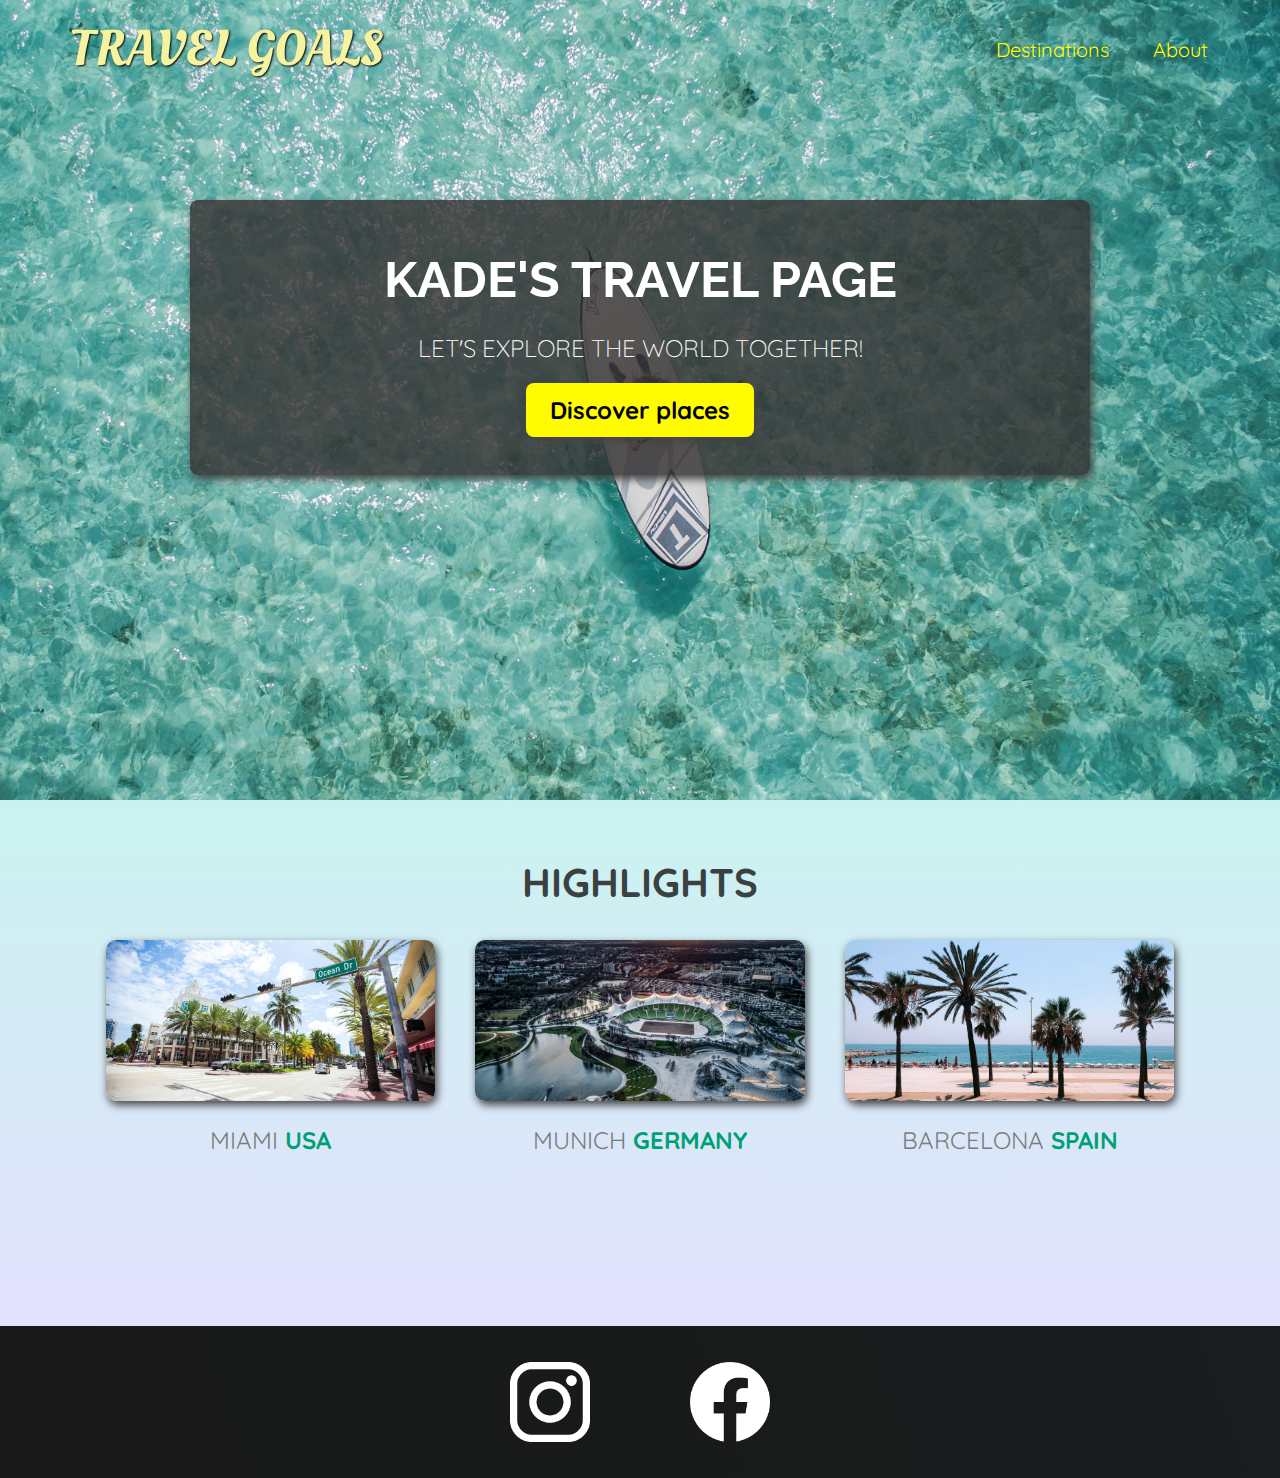
<file: travel-blog/index.html>
<!DOCTYPE html>
<html lang="en">
  <head>
    <meta charset="UTF-8" />
    <link
      href="https://fonts.googleapis.com/css2?family=Raleway:wght@700&family=Oleo+Script:wght@700&family=Quicksand:wght@300;500&display=swap"
      rel="stylesheet"
    />
    <link rel="stylesheet" href="shared.css" />
    <link rel="stylesheet" href="styles.css" />
    <title>Travel Goals</title>
  </head>
  <body>
    <header>
      <div id="page-logo">
        <a href="index.html">Travel Goals</a>
      </div>
      <nav>
        <ul>
          <li><a href="places.html">Destinations</a></li>
          <li><a href="">About</a></li>
        </ul>
      </nav>
    </header>
    <main>
      <section id="hero">
        <div id="hero-content">
          <h1>Kade's Travel Page</h1>
          <p>Let's explore the world together!</p>
          <a href="places.html">Discover places</a>
        </div>
      </section>
      <section id="highlights">
        <h2>Highlights</h2>
        <ul id="destinations">
          <li class="destination">
            <img
              src="images/places/miami.jpg"
              alt="Miami streets on sunny day"
            />
            <p>Miami <strong>USA</strong></p>
          </li>
          <li class="destination">
            <img
              src="images/places/munich.jpg"
              alt="Munich stadium in winter"
            />
            <p>Munich <strong>Germany</strong></p>
          </li>
          <li class="destination">
            <img
              src="images/places/barcelona.jpg"
              alt="Palm beach in Barcelona"
            />
            <p>Barcelona <strong>Spain</strong></p>
          </li>
        </ul>
      </section>
    </main>
    <footer>
      <ul>
        <li>
          <a href="https://www.instagram.com/"
            ><img src="images/icons/insta.png" alt="instagram logo"
          /></a>
        </li>
        <li>
          <a href="https://www.facebook.com/"
            ><img src="images/icons/facebook.png" alt="facebook logo"
          /></a>
        </li>
      </ul>
    </footer>
  </body>
</html>
</file>
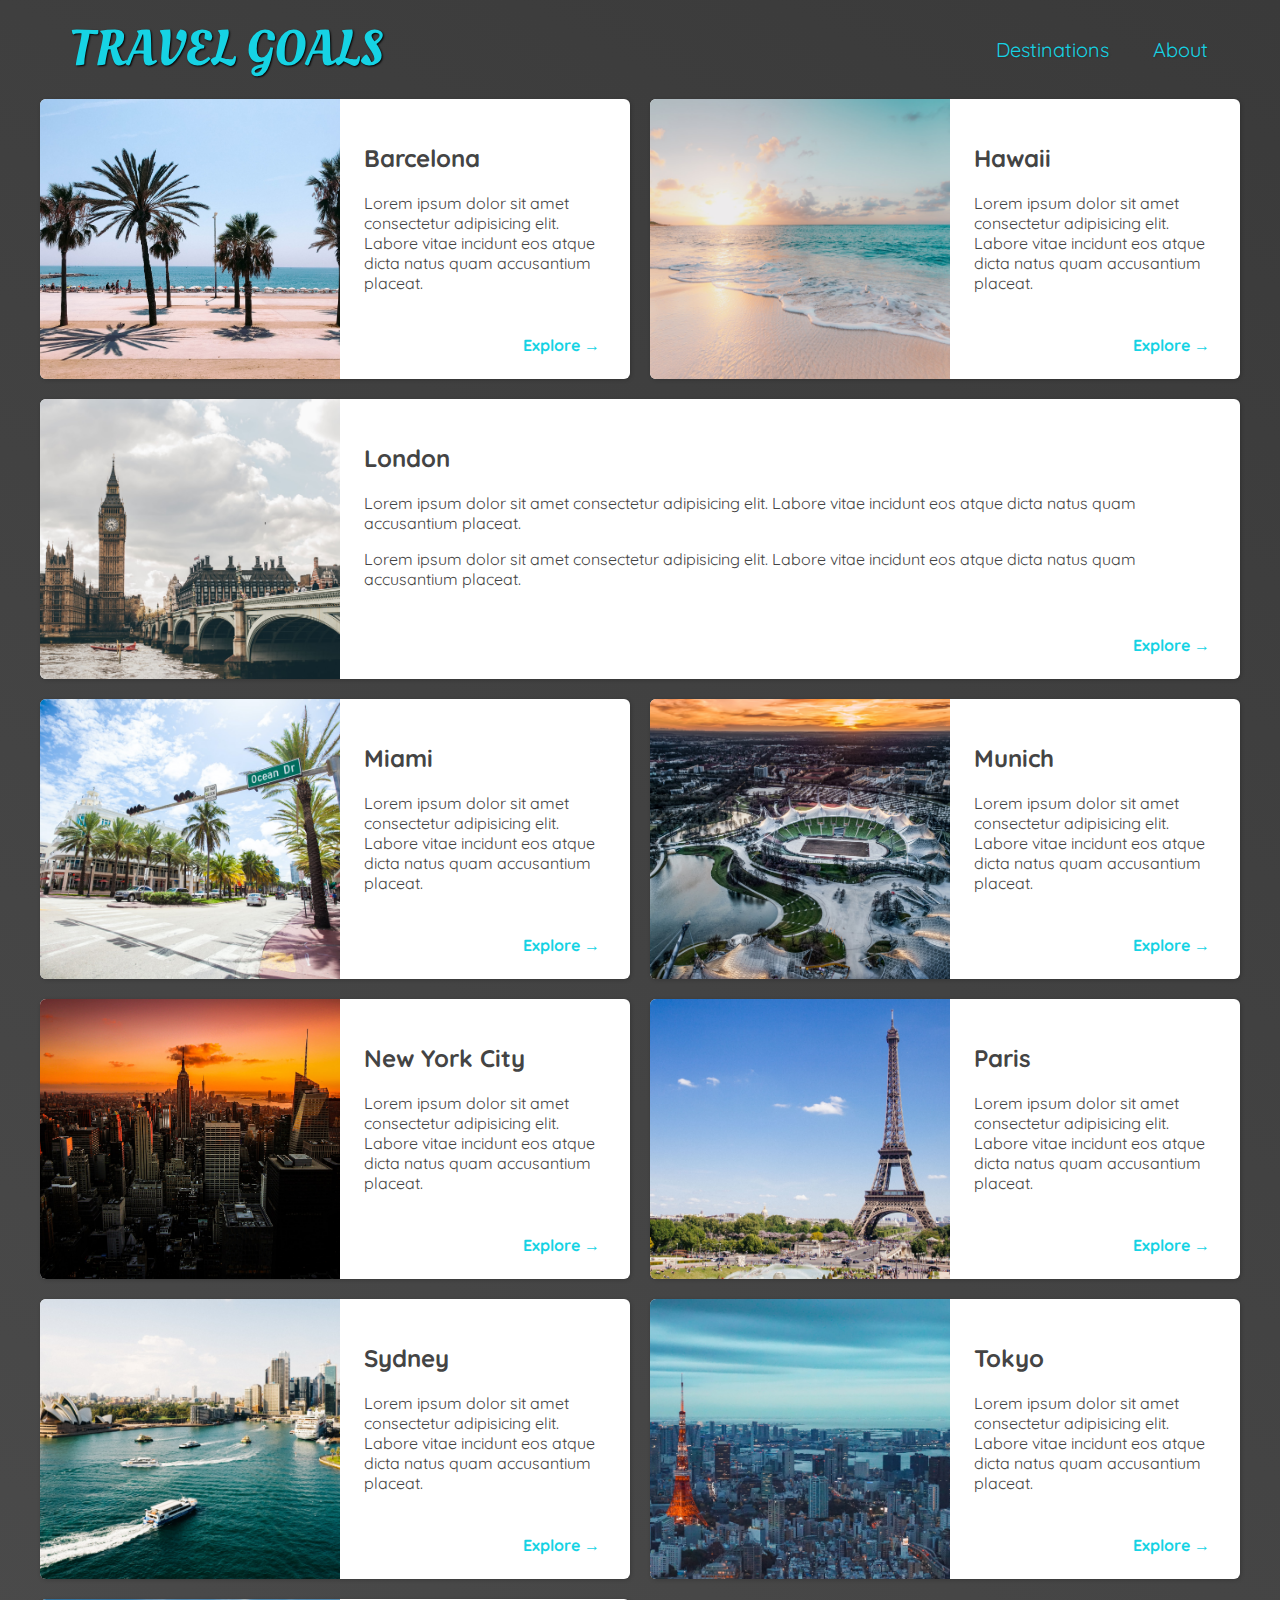
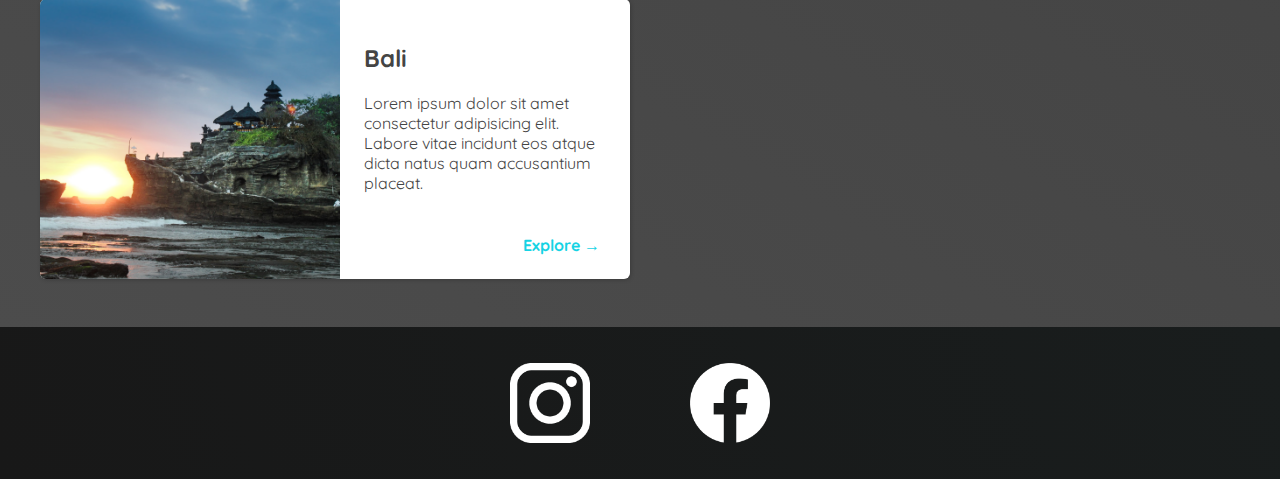
<file: travel-blog/places.html>
<!DOCTYPE html>
<html lang="en">
  <head>
    <meta charset="UTF-8" />
    <link
      href="https://fonts.googleapis.com/css2?family=Raleway:wght@700&family=Oleo+Script:wght@700&family=Quicksand:wght@300;500&display=swap"
      rel="stylesheet"
    />
    <link rel="stylesheet" href="shared.css" />
    <link rel="stylesheet" href="places.css" />
    <title>Travel Goals</title>
  </head>
  <body>
    <header>
      <div id="page-logo">
        <a href="index.html">Travel Goals</a>
      </div>
      <nav>
        <ul>
          <li><a href="places.html">Destinations</a></li>
          <li><a href="">About</a></li>
        </ul>
      </nav>
    </header>
    <main>
      <ul>
        <li>
          <img src="images/places/barcelona.jpg" alt="City of Barcelona" />
          <div class="item-content">
            <div>
              <h2>Barcelona</h2>
              <p>
                Lorem ipsum dolor sit amet consectetur adipisicing elit. Labore
                vitae incidunt eos atque dicta natus quam accusantium placeat.
              </p>
            </div>
            <div class="actions">
              <a href="https://en.wikipedia.org/wiki/Barcelona">Explore &#x2192</a>
            </div>
          </div>
        </li>
        <li>
          <img src="images/places/hawaii.jpg" alt="Hawaii beach" />
          <div class="item-content">
            <div>
              <h2>Hawaii</h2>
              <p>
                Lorem ipsum dolor sit amet consectetur adipisicing elit. Labore
                vitae incidunt eos atque dicta natus quam accusantium placeat.
              </p>
            </div>
            <div class="actions">
              <a href="hhttps://en.wikipedia.org/wiki/Hawaii">Explore &#x2192</a>
            </div>
          </div>
        </li>
        <li>
          <img src="images/places/london.jpg" alt="London city" />
          <div class="item-content">
            <div>
              <h2>London</h2>
              <p>
                Lorem ipsum dolor sit amet consectetur adipisicing elit. Labore
                vitae incidunt eos atque dicta natus quam accusantium placeat.
              </p>
              <p>
                Lorem ipsum dolor sit amet consectetur adipisicing elit. Labore
                vitae incidunt eos atque dicta natus quam accusantium placeat.
              </p>
            </div>
            <div class="actions">
              <a href="https://en.wikipedia.org/wiki/London">Explore &#x2192</a>
            </div>
          </div>
        </li>
        <li>
          <img src="images/places/miami.jpg" alt="Miami streets" />
          <div class="item-content">
            <div>
              <h2>Miami</h2>
              <p>
                Lorem ipsum dolor sit amet consectetur adipisicing elit. Labore
                vitae incidunt eos atque dicta natus quam accusantium placeat.
              </p>
            </div>
            <div class="actions">
              <a href="https://en.wikipedia.org/wiki/Miami">Explore &#x2192</a>
            </div>
          </div>
        </li>
        <li>
          <img src="images/places/munich.jpg" alt="Munich football stadium" />
          <div class="item-content">
            <div>
              <h2>Munich</h2>
              <p>
                Lorem ipsum dolor sit amet consectetur adipisicing elit. Labore
                vitae incidunt eos atque dicta natus quam accusantium placeat.
              </p>
            </div>
            <div class="actions">
              <a href="https://en.wikipedia.org/wiki/Munich">Explore &#x2192</a>
            </div>
          </div>
        </li>
        <li>
          <img src="images/places/new-york-city.jpg" alt="New York City skyline" />
          <div class="item-content">
            <div>
              <h2>New York City</h2>
              <p>
                Lorem ipsum dolor sit amet consectetur adipisicing elit. Labore
                vitae incidunt eos atque dicta natus quam accusantium placeat.
              </p>
            </div>
            <div class="actions">
              <a href="https://en.wikipedia.org/wiki/New_York_City"
                >Explore &#x2192</a
              >
            </div>
          </div>
        </li>
        <li>
          <img src="images/places/paris.jpg" alt="Paris city" />
          <div class="item-content">
            <div>
              <h2>Paris</h2>
              <p>
                Lorem ipsum dolor sit amet consectetur adipisicing elit. Labore
                vitae incidunt eos atque dicta natus quam accusantium placeat.
              </p>
            </div>
            <div class="actions">
              <a href="https://en.wikipedia.org/wiki/Paris">Explore &#x2192</a>
            </div>
          </div>
        </li>
        <li>
          <img src="images/places/sydney.jpg" alt="Sydney beach" />
          <div class="item-content">
            <div>
              <h2>Sydney</h2>
              <p>
                Lorem ipsum dolor sit amet consectetur adipisicing elit. Labore
                vitae incidunt eos atque dicta natus quam accusantium placeat.
              </p>
            </div>
            <div class="actions">
              <a href="https://en.wikipedia.org/wiki/Sydney">Explore &#x2192</a>
            </div>
          </div>
        </li>
        <li>
          <img src="images/places/tokyo.jpg" alt="Tokyo skyline" />
          <div class="item-content">
            <div>
              <h2>Tokyo</h2>
              <p>
                Lorem ipsum dolor sit amet consectetur adipisicing elit. Labore
                vitae incidunt eos atque dicta natus quam accusantium placeat.
              </p>
            </div>
            <div class="actions">
              <a href="https://en.wikipedia.org/wiki/Tokyo">Explore &#x2192</a>
            </div>
          </div>
        </li>
        <li>
          <img src="images/places/bali.jpg" alt="Bali beach" />
          <div class="item-content">
            <div>
              <h2>Bali</h2>
              <p>
                Lorem ipsum dolor sit amet consectetur adipisicing elit. Labore
                vitae incidunt eos atque dicta natus quam accusantium placeat.
              </p>
            </div>
            <div class="actions">
              <a href="https://en.wikipedia.org/wiki/Bali">Explore &#x2192</a>
            </div>
          </div>
        </li>
      </ul>
    </main>
    <footer>
      <ul>
        <li>
          <a href="https://www.instagram.com/"
            ><img src="images/icons/insta.png" alt="instagram logo"
          /></a>
        </li>
        <li>
          <a href="https://www.facebook.com/"
            ><img src="images/icons/facebook.png" alt="facebook logo"
          /></a>
        </li>
      </ul>
    </footer>
  </body>
</html>
</file>
<file: travel-blog/shared.css>
body {
  font-family: "Quicksand", sans-serif;
  margin: 0;
}

ul {
  list-style: none;
  margin: 0;
  padding: 0;
}

header {
  display: flex;
  justify-content: space-between;
  align-items: center;
  padding: 15px 60px;
  position: absolute;
  width: 100%;
  top: 0;
  left: 0;
  box-sizing: border-box;
}

#page-logo a {
  padding: 10px;
  font-family: "Oleo Script", sans-serif;
  color: rgb(245, 243, 160);
  font-size: 50px;
  text-decoration: none;
  text-transform: uppercase;
  text-shadow: 1px 1px 2px rgb(0, 0, 0);
}

header ul {
  display: flex;
}

header li {
  margin-left: 20px;
}

header a {
  color: rgb(255, 251, 0);
  text-decoration: none;
  font-size: 20px;
  padding: 12px;
  text-shadow: 1px 1px 2px rgba(0, 0, 0, 0.2);
  border-radius: 6px;
}

header a:hover {
  color: rgb(77, 77, 77);
  background-color: rgb(255, 251, 0);
}

footer {
  background: linear-gradient(70deg, rgb(24, 24, 24), rgb(25, 29, 29));
  padding: 36px;
}
footer ul {
  display: flex;
  justify-content: center;
}

footer li {
  width: 80px;
  height: 80px;
  margin: 0 50px;
}

footer img {
  width: 100%;
  height: 100%;
}
</file>
<file: travel-blog/styles.css>
#hero {
    height: 800px;
    background-image: url("images/places/ocean.jpg");
    background-position: center;
    background-size: cover;
  }
  
  #hero-content {
    width: 900px;
    background-color: rgba(51, 47, 47, 0.8);
    box-shadow: 2px 4px 8px rgb(68, 67, 67);
    border-radius: 8px;
    text-align: center;
    padding: 50px 0;
    margin: 0 auto;
    position: relative;
    top: 200px;
  }
  
  #hero-content h1 {
    color: white;
    text-transform: uppercase;
    font-size: 50px;
    font-family: "Raleway", sans-serif;
    margin: 0;
  }
  
  #hero-content p {
    color: white;
    text-transform: uppercase;
    font-size: 24px;
    font-weight: 300;
    margin-bottom: 32px;
  }
  
  #hero-content a {
    text-decoration: none;
    background-color: rgb(255, 251, 0);
    padding: 12px 24px;
    color: black;
    font-size: 24px;
    font-weight: bold;
    border-radius: 8px;
    box-shadow: 2px 4px 8px rgb(68, 67, 67);
  }
  
  #hero-content a:hover {
    background-color: rgb(255, 238, 0);
  }

#highlights{
    padding: 24px;
    
    background: linear-gradient(0deg, rgb(227, 225, 253), rgb(202, 243, 240)
    );
}

  #highlights h2{
    text-transform: uppercase;
    text-align: center;
    font-size: 40px;
    color: rgb(59, 65, 64);
    margin: 24 0;
  }
  
  #destinations {
    display: flex;
    width: 90%;
    margin: auto;
    margin-bottom: 40px;
    justify-content: center;
  }
  
  .destination {
    margin: 0 20px;
  }

  .destination p {
    text-align: center;
    text-transform: uppercase;
    font-size: 24px;
    color: rgb(124, 123 , 123);
    margin: 20px 0;

  }
  
  .destination img {
    object-fit: cover;
    height: 50%;
    width:100%;
    box-shadow: 2px 4px 8px rgb(68, 67, 67);
    border-radius: 10px;
  }

  .destination strong {
    color: rgb(0, 160, 117);
  }
</file>
<file: travel-blog/places.css>
body {
  background: linear-gradient(30deg, rgb(77, 77, 77), rgb(58, 58, 58));
  color: rgb(68, 68, 68);
}

header {
  position: static;
}

header li a{
    color: rgb(22, 211, 228);
}

header li a:hover {
    background-color: rgb(235, 253, 255);
    color: rgb(22, 211, 228);
}

#page-logo a{
    color: rgb(22, 211, 228);
}

#page-logo a:hover{
    background-color: rgb(235, 253, 255);
    color: rgb(22, 211, 228);
}

main ul {
  margin: 0 auto 48px auto;
  width: 1200px;
  display: grid;
  grid-template-columns: 1fr 1fr;
  gap: 20px 20px;
}

main li {
  display: flex;
  background-color: white;
  box-shadow: 1px 1px 4px rgba(0, 0, 0, 0.2);
  border-radius: 6px;
  overflow: hidden;
  }

main li:nth-of-type(3) {
    grid-column: 1 / 3;
  }

main li img {
  width: 300px;
  height: 280px;
  object-fit: cover;
}

.item-content {
  padding: 24px;
  display: flex;
  flex-direction: column;
  justify-content: space-between;
}

.actions {
    text-align: right;
}

.actions a {
    text-decoration: none;
    padding: 6px;
    color: rgb(22, 211, 228);
    font-weight: bold;
    border-radius: 5px;
}

.actions a:hover {
    background-color: rgb(235, 253, 255);

}
</file>
